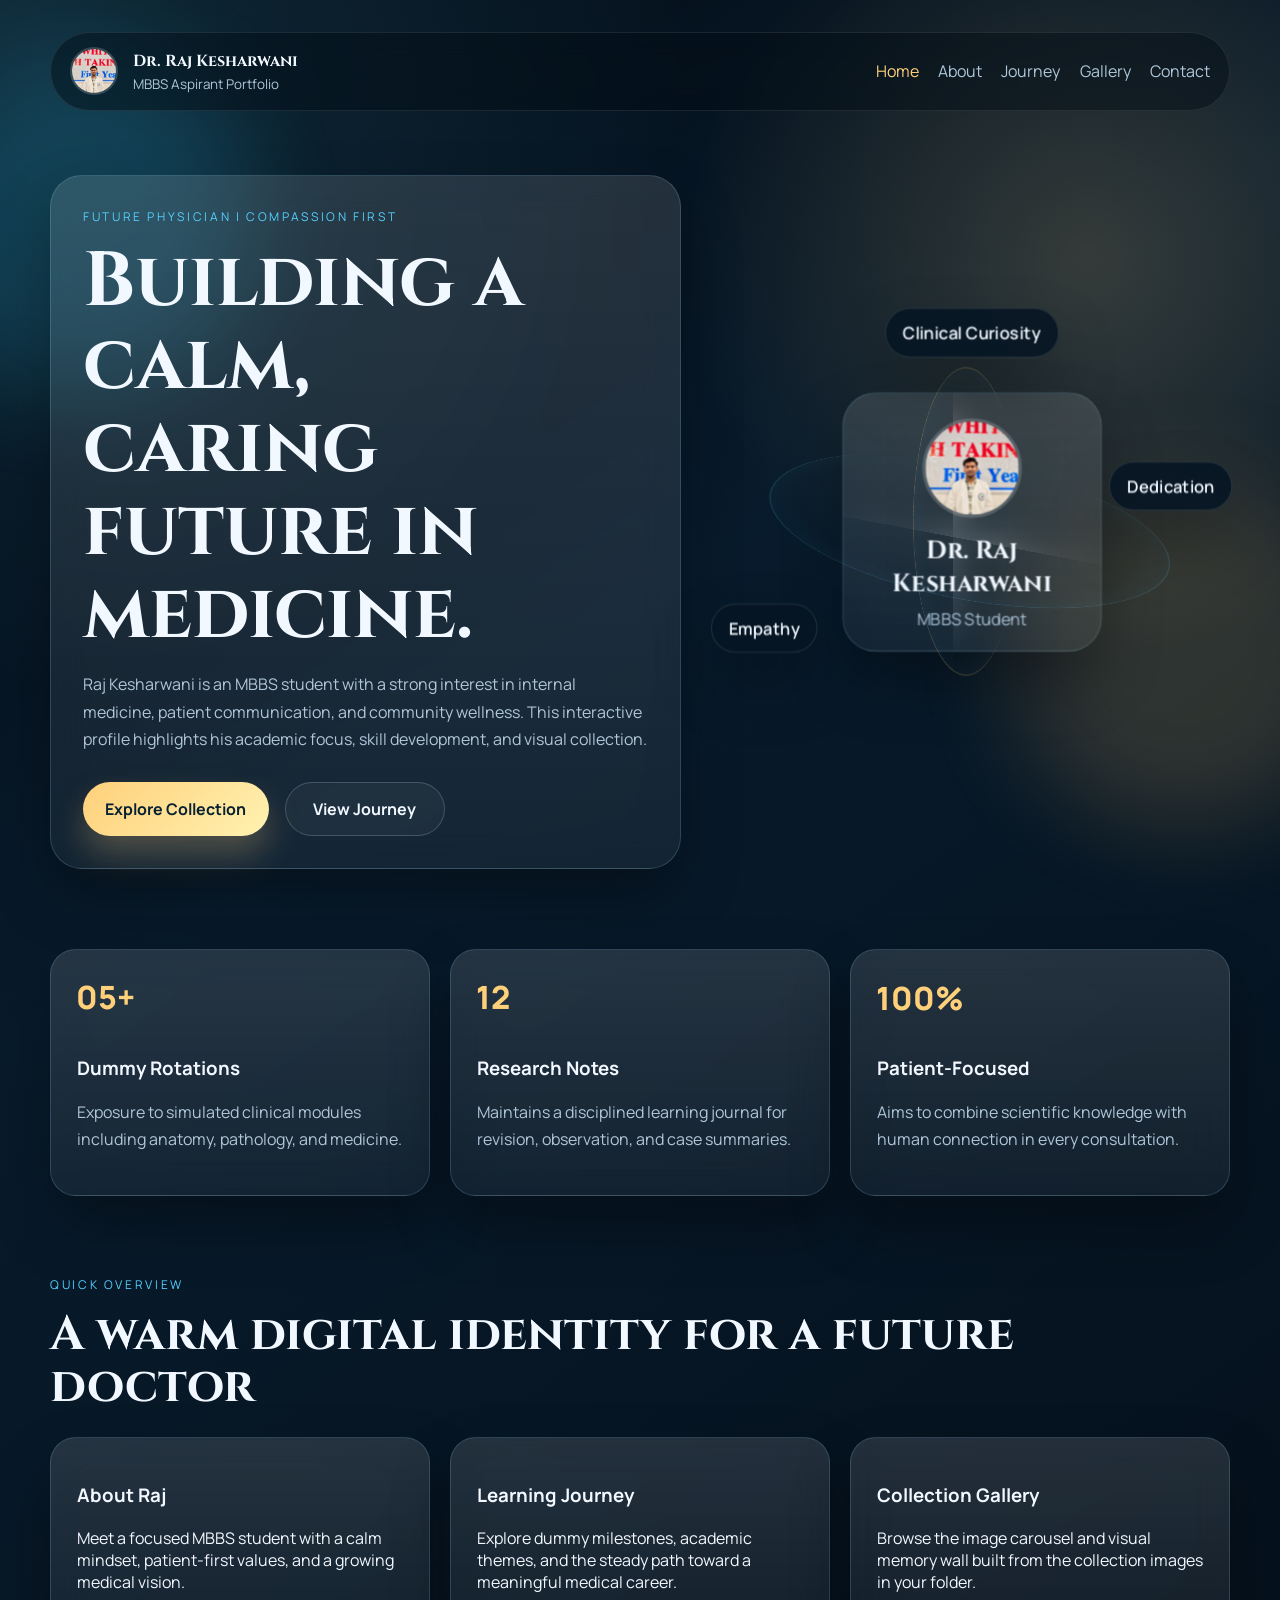
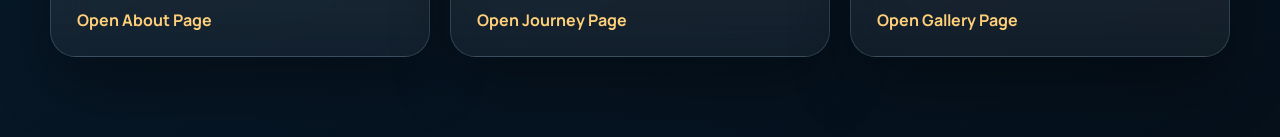
<file: index.html>
<!DOCTYPE html>
<html lang="en">
<head>
  <meta charset="UTF-8">
  <meta name="viewport" content="width=device-width, initial-scale=1.0">
  <title>Dr. Raj Kesharwani | Home</title>
  <link rel="preconnect" href="https://fonts.googleapis.com">
  <link rel="preconnect" href="https://fonts.gstatic.com" crossorigin>
  <link href="https://fonts.googleapis.com/css2?family=Cinzel:wght@500;700&family=Manrope:wght@400;500;600;700&display=swap" rel="stylesheet">
    <link rel="icon" type="image/jpeg" sizes="64x64" href="logo.jpeg">
  <link rel="stylesheet" href="style.css">
</head>
<body>
  <div class="site-shell">
    <header class="hero page-hero" id="home">
      <nav class="nav">
        <a class="brand" href="index.html" aria-label="Dr. Raj Kesharwani home">
          <img src="logo.jpeg" alt="Dr. Raj Kesharwani logo" class="brand__logo">
          <span class="brand__text">
            <strong>Dr. Raj Kesharwani</strong>
            <span>MBBS Aspirant Portfolio</span>
          </span>
        </a>
        <div class="nav__links">
          <a href="index.html" class="is-active">Home</a>
          <a href="about.html">About</a>
          <a href="journey.html">Journey</a>
          <a href="gallery.html">Gallery</a>
          <a href="contact.html">Contact</a>
        </div>
      </nav>

      <div class="hero__content">
        <section class="hero__copy glass-card">
          <p class="eyebrow">Future Physician | Compassion First</p>
          <h1>Building a calm, caring future in medicine.</h1>
          <p class="hero__text">
            Raj Kesharwani is an MBBS student with a strong interest in internal medicine,
            patient communication, and community wellness. This interactive profile highlights
            his academic focus, skill development, and visual collection.
          </p>
          <div class="hero__actions">
            <a class="button button--primary" href="gallery.html">Explore Collection</a>
            <a class="button button--ghost" href="journey.html">View Journey</a>
          </div>
        </section>

        <aside class="hero__visual">
          <div class="doctor-orbit">
            <div class="doctor-orbit__ring doctor-orbit__ring--one"></div>
            <div class="doctor-orbit__ring doctor-orbit__ring--two"></div>
            <div class="doctor-core glass-card">
              <img src="logo.jpeg" alt="Dr. Raj Kesharwani emblem" class="doctor-core__logo">
              <h2>Dr. Raj Kesharwani</h2>
              <p>MBBS Student</p>
            </div>
            <div class="floating-chip floating-chip--top">Clinical Curiosity</div>
            <div class="floating-chip floating-chip--left">Empathy</div>
            <div class="floating-chip floating-chip--right">Dedication</div>
          </div>
        </aside>
      </div>
    </header>

    <main>
      <section class="stats">
        <article class="stat glass-card tilt-card">
          <span class="stat__number">05+</span>
          <h3>Dummy Rotations</h3>
          <p>Exposure to simulated clinical modules including anatomy, pathology, and medicine.</p>
        </article>
        <article class="stat glass-card tilt-card">
          <span class="stat__number">12</span>
          <h3>Research Notes</h3>
          <p>Maintains a disciplined learning journal for revision, observation, and case summaries.</p>
        </article>
        <article class="stat glass-card tilt-card">
          <span class="stat__number">100%</span>
          <h3>Patient-Focused</h3>
          <p>Aims to combine scientific knowledge with human connection in every consultation.</p>
        </article>
      </section>

      <section class="section feature-panel">
        <div class="section-heading">
          <p class="eyebrow">Quick Overview</p>
          <h2>A warm digital identity for a future doctor</h2>
        </div>
        <div class="info-grid">
          <article class="info-card glass-card tilt-card">
            <h3>About Raj</h3>
            <p>Meet a focused MBBS student with a calm mindset, patient-first values, and a growing medical vision.</p>
            <a href="about.html" class="text-link">Open About Page</a>
          </article>
          <article class="info-card glass-card tilt-card">
            <h3>Learning Journey</h3>
            <p>Explore dummy milestones, academic themes, and the steady path toward a meaningful medical career.</p>
            <a href="journey.html" class="text-link">Open Journey Page</a>
          </article>
          <article class="info-card glass-card tilt-card">
            <h3>Collection Gallery</h3>
            <p>Browse the image carousel and visual memory wall built from the collection images in your folder.</p>
            <a href="gallery.html" class="text-link">Open Gallery Page</a>
          </article>
        </div>
      </section>
    </main>
  </div>

  <script src="script.js"></script>
</body>
</html>
</file>
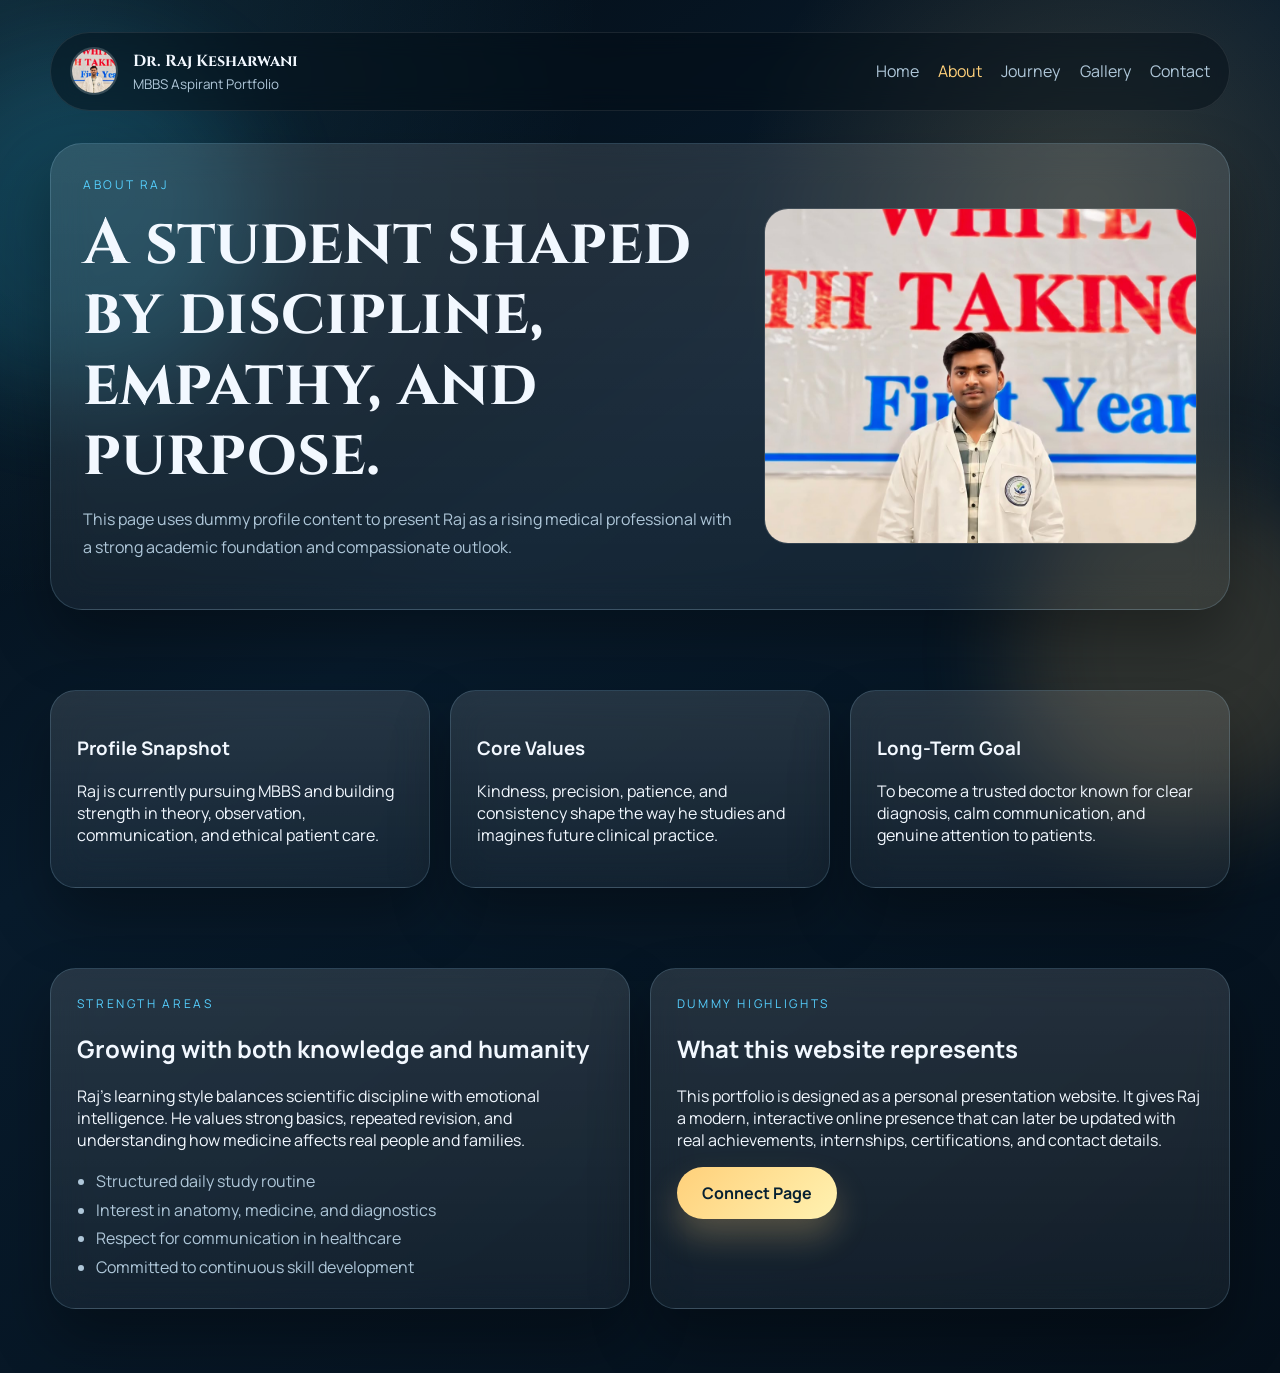
<file: about.html>
<!DOCTYPE html>
<html lang="en">
<head>
  <meta charset="UTF-8">
  <meta name="viewport" content="width=device-width, initial-scale=1.0">
  <title>Dr. Raj Kesharwani | About</title>
  <link rel="preconnect" href="https://fonts.googleapis.com">
  <link rel="preconnect" href="https://fonts.gstatic.com" crossorigin>
  <link href="https://fonts.googleapis.com/css2?family=Cinzel:wght@500;700&family=Manrope:wght@400;500;600;700&display=swap" rel="stylesheet">
  <link rel="stylesheet" href="style.css">
</head>
<body>
  <div class="site-shell">
    <header class="subhero">
      <nav class="nav">
        <a class="brand" href="index.html" aria-label="Dr. Raj Kesharwani home">
          <img src="logo.jpeg" alt="Dr. Raj Kesharwani logo" class="brand__logo">
          <span class="brand__text">
            <strong>Dr. Raj Kesharwani</strong>
            <span>MBBS Aspirant Portfolio</span>
          </span>
        </a>
        <div class="nav__links">
          <a href="index.html">Home</a>
          <a href="about.html" class="is-active">About</a>
          <a href="journey.html">Journey</a>
          <a href="gallery.html">Gallery</a>
          <a href="contact.html">Contact</a>
        </div>
      </nav>

      <section class="subhero__content glass-card">
        <div>
          <p class="eyebrow">About Raj</p>
          <h1 class="page-title">A student shaped by discipline, empathy, and purpose.</h1>
          <p class="hero__text">This page uses dummy profile content to present Raj as a rising medical professional with a strong academic foundation and compassionate outlook.</p>
        </div>
        <img src="logo.jpeg" alt="Dr. Raj Kesharwani logo portrait" class="subhero__image">
      </section>
    </header>

    <main>
      <section class="section info-grid">
        <article class="info-card glass-card tilt-card">
          <h3>Profile Snapshot</h3>
          <p>Raj is currently pursuing MBBS and building strength in theory, observation, communication, and ethical patient care.</p>
        </article>
        <article class="info-card glass-card tilt-card">
          <h3>Core Values</h3>
          <p>Kindness, precision, patience, and consistency shape the way he studies and imagines future clinical practice.</p>
        </article>
        <article class="info-card glass-card tilt-card">
          <h3>Long-Term Goal</h3>
          <p>To become a trusted doctor known for clear diagnosis, calm communication, and genuine attention to patients.</p>
        </article>
      </section>

      <section class="section split-layout">
        <article class="glass-card content-block tilt-card">
          <p class="eyebrow">Strength Areas</p>
          <h2>Growing with both knowledge and humanity</h2>
          <p>Raj's learning style balances scientific discipline with emotional intelligence. He values strong basics, repeated revision, and understanding how medicine affects real people and families.</p>
          <ul class="feature-list">
            <li>Structured daily study routine</li>
            <li>Interest in anatomy, medicine, and diagnostics</li>
            <li>Respect for communication in healthcare</li>
            <li>Committed to continuous skill development</li>
          </ul>
        </article>
        <article class="glass-card content-block tilt-card">
          <p class="eyebrow">Dummy Highlights</p>
          <h2>What this website represents</h2>
          <p>This portfolio is designed as a personal presentation website. It gives Raj a modern, interactive online presence that can later be updated with real achievements, internships, certifications, and contact details.</p>
          <a href="contact.html" class="button button--primary">Connect Page</a>
        </article>
      </section>
    </main>
  </div>

  <script src="script.js"></script>
</body>
</html>
</file>
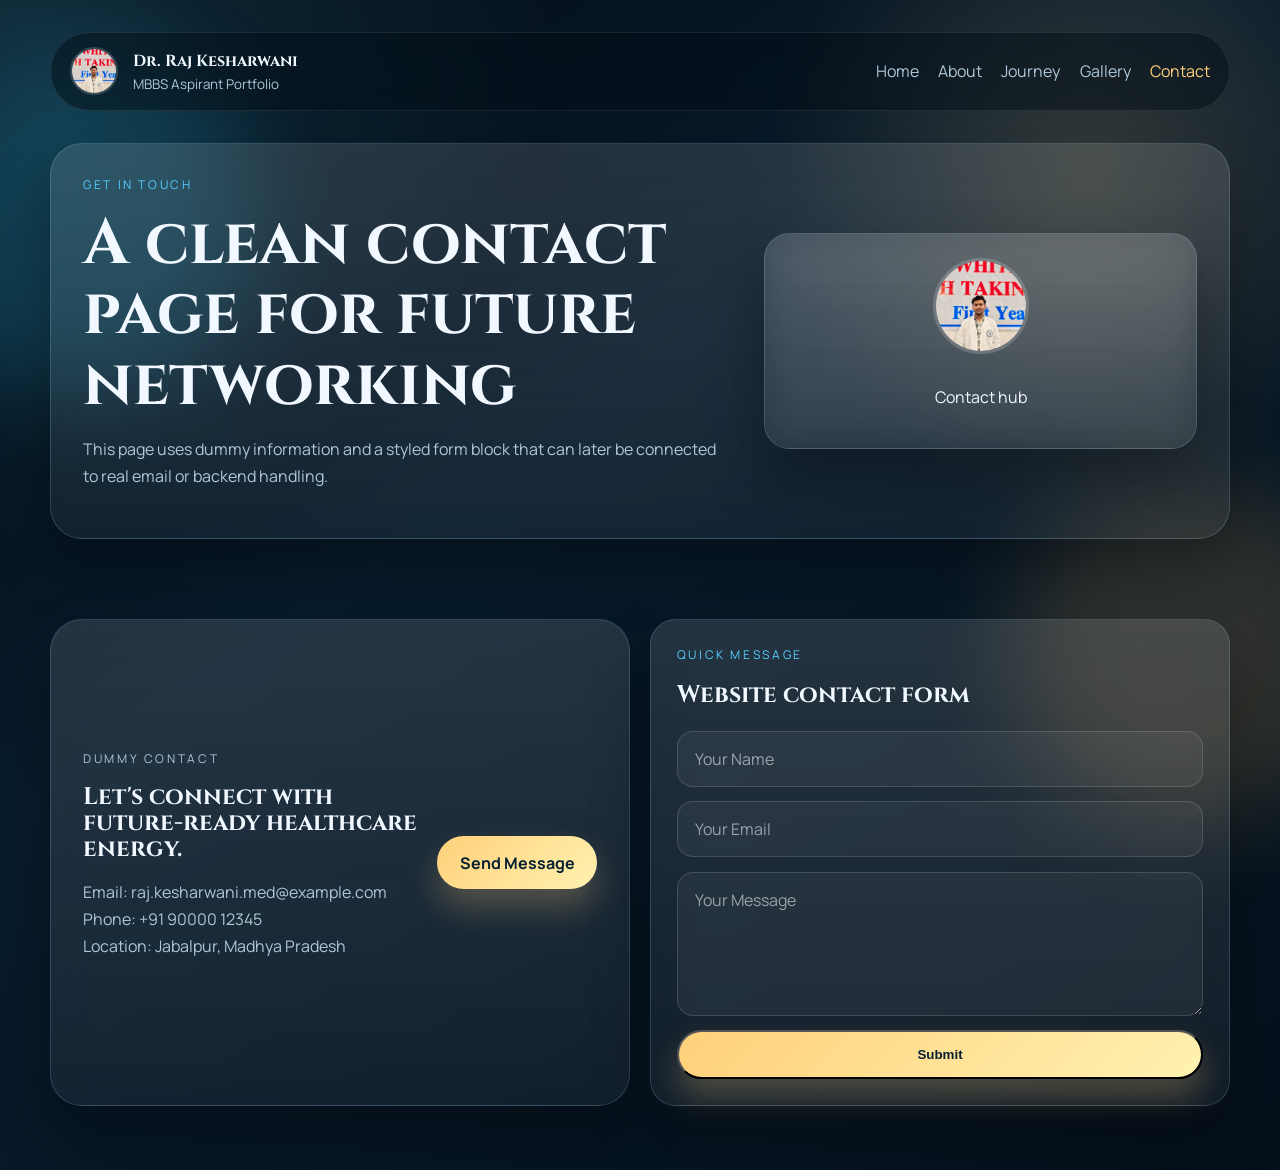
<file: contact.html>
<!DOCTYPE html>
<html lang="en">
<head>
  <meta charset="UTF-8">
  <meta name="viewport" content="width=device-width, initial-scale=1.0">
  <title>Dr. Raj Kesharwani | Contact</title>
  <link rel="preconnect" href="https://fonts.googleapis.com">
  <link rel="preconnect" href="https://fonts.gstatic.com" crossorigin>
  <link href="https://fonts.googleapis.com/css2?family=Cinzel:wght@500;700&family=Manrope:wght@400;500;600;700&display=swap" rel="stylesheet">
  <link rel="stylesheet" href="style.css">
</head>
<body>
  <div class="site-shell">
    <header class="subhero">
      <nav class="nav">
        <a class="brand" href="index.html" aria-label="Dr. Raj Kesharwani home">
          <img src="logo.jpeg" alt="Dr. Raj Kesharwani logo" class="brand__logo">
          <span class="brand__text">
            <strong>Dr. Raj Kesharwani</strong>
            <span>MBBS Aspirant Portfolio</span>
          </span>
        </a>
        <div class="nav__links">
          <a href="index.html">Home</a>
          <a href="about.html">About</a>
          <a href="journey.html">Journey</a>
          <a href="gallery.html">Gallery</a>
          <a href="contact.html" class="is-active">Contact</a>
        </div>
      </nav>

      <section class="subhero__content glass-card">
        <div>
          <p class="eyebrow">Get In Touch</p>
          <h1 class="page-title">A clean contact page for future networking</h1>
          <p class="hero__text">This page uses dummy information and a styled form block that can later be connected to real email or backend handling.</p>
        </div>
        <div class="mini-orbit glass-card">
          <img src="logo.jpeg" alt="Dr. Raj Kesharwani contact icon" class="doctor-core__logo">
          <p>Contact hub</p>
        </div>
      </section>
    </header>

    <main>
      <section class="section split-layout">
        <article class="contact-card glass-card tilt-card contact-panel">
          <div>
            <p class="eyebrow">Dummy Contact</p>
            <h2>Let's connect with future-ready healthcare energy.</h2>
            <p>
              Email: raj.kesharwani.med@example.com<br>
              Phone: +91 90000 12345<br>
              Location: Jabalpur, Madhya Pradesh
            </p>
          </div>
          <a class="button button--primary" href="mailto:raj.kesharwani.med@example.com">Send Message</a>
        </article>

        <article class="glass-card form-card tilt-card">
          <p class="eyebrow">Quick Message</p>
          <h2>Website contact form</h2>
          <form class="dummy-form">
            <input type="text" placeholder="Your Name">
            <input type="email" placeholder="Your Email">
            <textarea rows="5" placeholder="Your Message"></textarea>
            <button type="button" class="button button--primary">Submit</button>
          </form>
        </article>
      </section>
    </main>
  </div>

  <script src="script.js"></script>
</body>
</html>
</file>
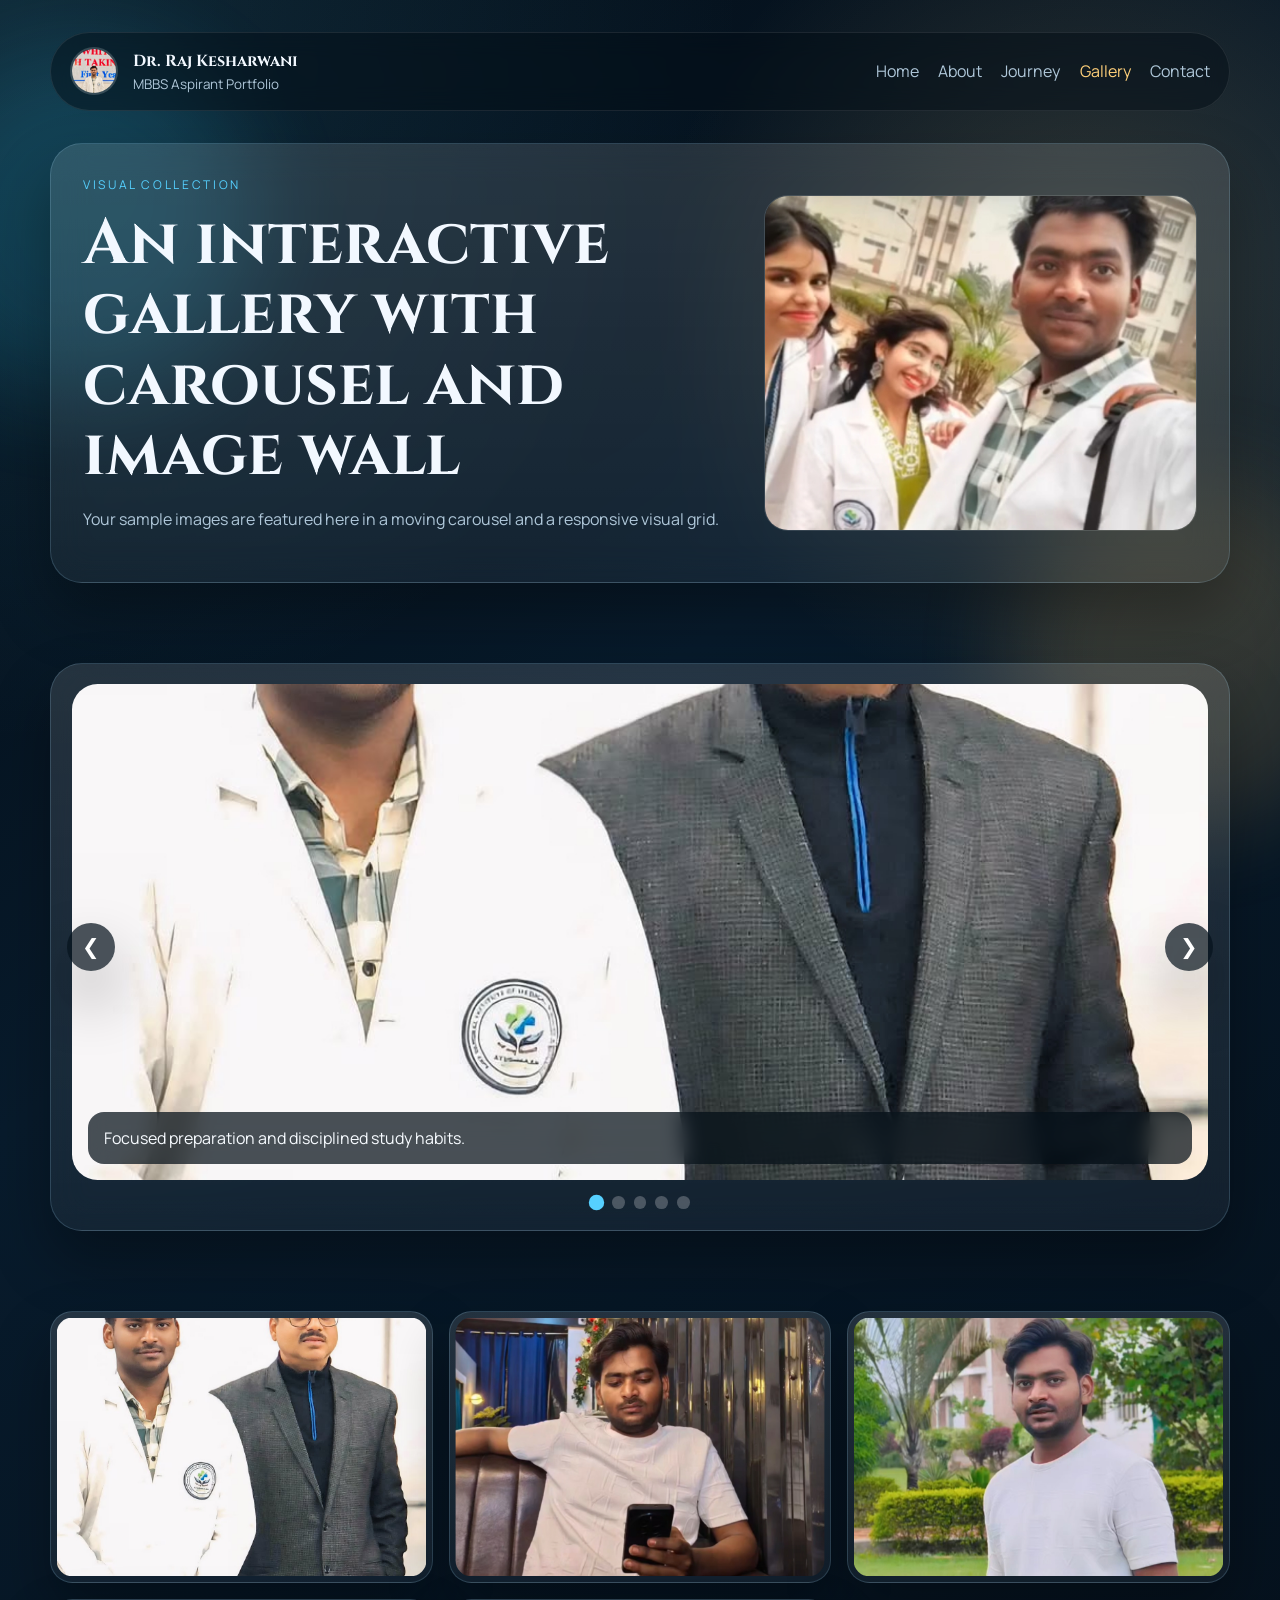
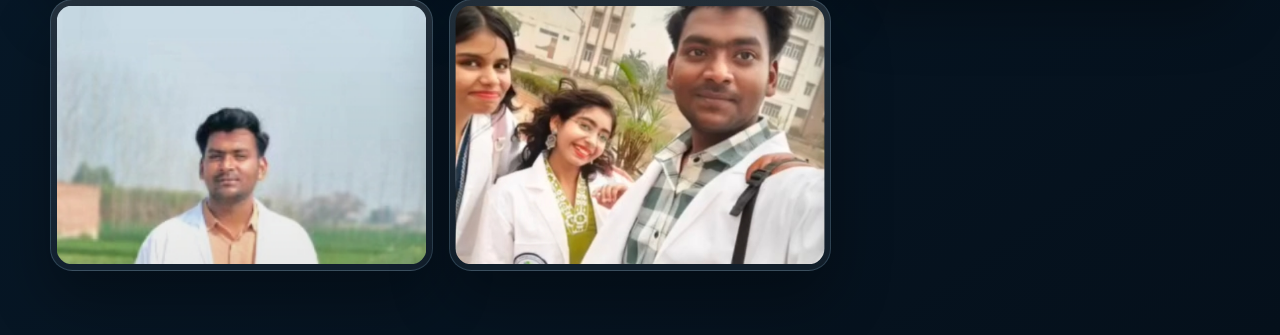
<file: gallery.html>
<!DOCTYPE html>
<html lang="en">
<head>
  <meta charset="UTF-8">
  <meta name="viewport" content="width=device-width, initial-scale=1.0">
  <title>Dr. Raj Kesharwani | Gallery</title>
  <link rel="preconnect" href="https://fonts.googleapis.com">
  <link rel="preconnect" href="https://fonts.gstatic.com" crossorigin>
  <link href="https://fonts.googleapis.com/css2?family=Cinzel:wght@500;700&family=Manrope:wght@400;500;600;700&display=swap" rel="stylesheet">
  <link rel="stylesheet" href="style.css">
</head>
<body>
  <div class="site-shell">
    <header class="subhero">
      <nav class="nav">
        <a class="brand" href="index.html" aria-label="Dr. Raj Kesharwani home">
          <img src="logo.jpeg" alt="Dr. Raj Kesharwani logo" class="brand__logo">
          <span class="brand__text">
            <strong>Dr. Raj Kesharwani</strong>
            <span>MBBS Aspirant Portfolio</span>
          </span>
        </a>
        <div class="nav__links">
          <a href="index.html">Home</a>
          <a href="about.html">About</a>
          <a href="journey.html">Journey</a>
          <a href="gallery.html" class="is-active">Gallery</a>
          <a href="contact.html">Contact</a>
        </div>
      </nav>

      <section class="subhero__content glass-card">
        <div>
          <p class="eyebrow">Visual Collection</p>
          <h1 class="page-title">An interactive gallery with carousel and image wall</h1>
          <p class="hero__text">Your sample images are featured here in a moving carousel and a responsive visual grid.</p>
        </div>
        <img src="Screenshot_2026-04-21-07-34-50-35_1c337646f29875672b5a61192b9010f9.jpg" alt="Gallery preview" class="subhero__image">
      </section>
    </header>

    <main>
      <section class="gallery section">
        <div class="carousel glass-card">
          <button class="carousel__control carousel__control--prev" aria-label="Previous image">&#10094;</button>
          <div class="carousel__viewport">
            <div class="carousel__track">
              <figure class="carousel__slide active">
                <img src="Screenshot_2026-04-21-07-32-39-91_1c337646f29875672b5a61192b9010f9.jpg" alt="Collection sample 1">
                <figcaption>Focused preparation and disciplined study habits.</figcaption>
              </figure>
              <figure class="carousel__slide">
                <img src="Screenshot_2026-04-21-07-33-00-12_1c337646f29875672b5a61192b9010f9.jpg" alt="Collection sample 2">
                <figcaption>Every image reflects a step in a larger medical journey.</figcaption>
              </figure>
              <figure class="carousel__slide">
                <img src="Screenshot_2026-04-21-07-33-20-25_1c337646f29875672b5a61192b9010f9.jpg" alt="Collection sample 3">
                <figcaption>Staying inspired through routine, learning, and observation.</figcaption>
              </figure>
              <figure class="carousel__slide">
                <img src="Screenshot_2026-04-21-07-33-54-31_1c337646f29875672b5a61192b9010f9.jpg" alt="Collection sample 4">
                <figcaption>Care starts with curiosity, listening, and presence.</figcaption>
              </figure>
              <figure class="carousel__slide">
                <img src="Screenshot_2026-04-21-07-34-50-35_1c337646f29875672b5a61192b9010f9.jpg" alt="Collection sample 5">
                <figcaption>Visual memories from a growing path toward medicine.</figcaption>
              </figure>
            </div>
          </div>
          <button class="carousel__control carousel__control--next" aria-label="Next image">&#10095;</button>
          <div class="carousel__indicators" aria-label="Carousel indicators"></div>
        </div>
      </section>

      <section class="section image-grid">
        <img class="glass-card tilt-card" src="Screenshot_2026-04-21-07-32-39-91_1c337646f29875672b5a61192b9010f9.jpg" alt="Gallery tile 1">
        <img class="glass-card tilt-card" src="Screenshot_2026-04-21-07-33-00-12_1c337646f29875672b5a61192b9010f9.jpg" alt="Gallery tile 2">
        <img class="glass-card tilt-card" src="Screenshot_2026-04-21-07-33-20-25_1c337646f29875672b5a61192b9010f9.jpg" alt="Gallery tile 3">
        <img class="glass-card tilt-card" src="Screenshot_2026-04-21-07-33-54-31_1c337646f29875672b5a61192b9010f9.jpg" alt="Gallery tile 4">
        <img class="glass-card tilt-card" src="Screenshot_2026-04-21-07-34-50-35_1c337646f29875672b5a61192b9010f9.jpg" alt="Gallery tile 5">
      </section>
    </main>
  </div>

  <script src="script.js"></script>
</body>
</html>
</file>
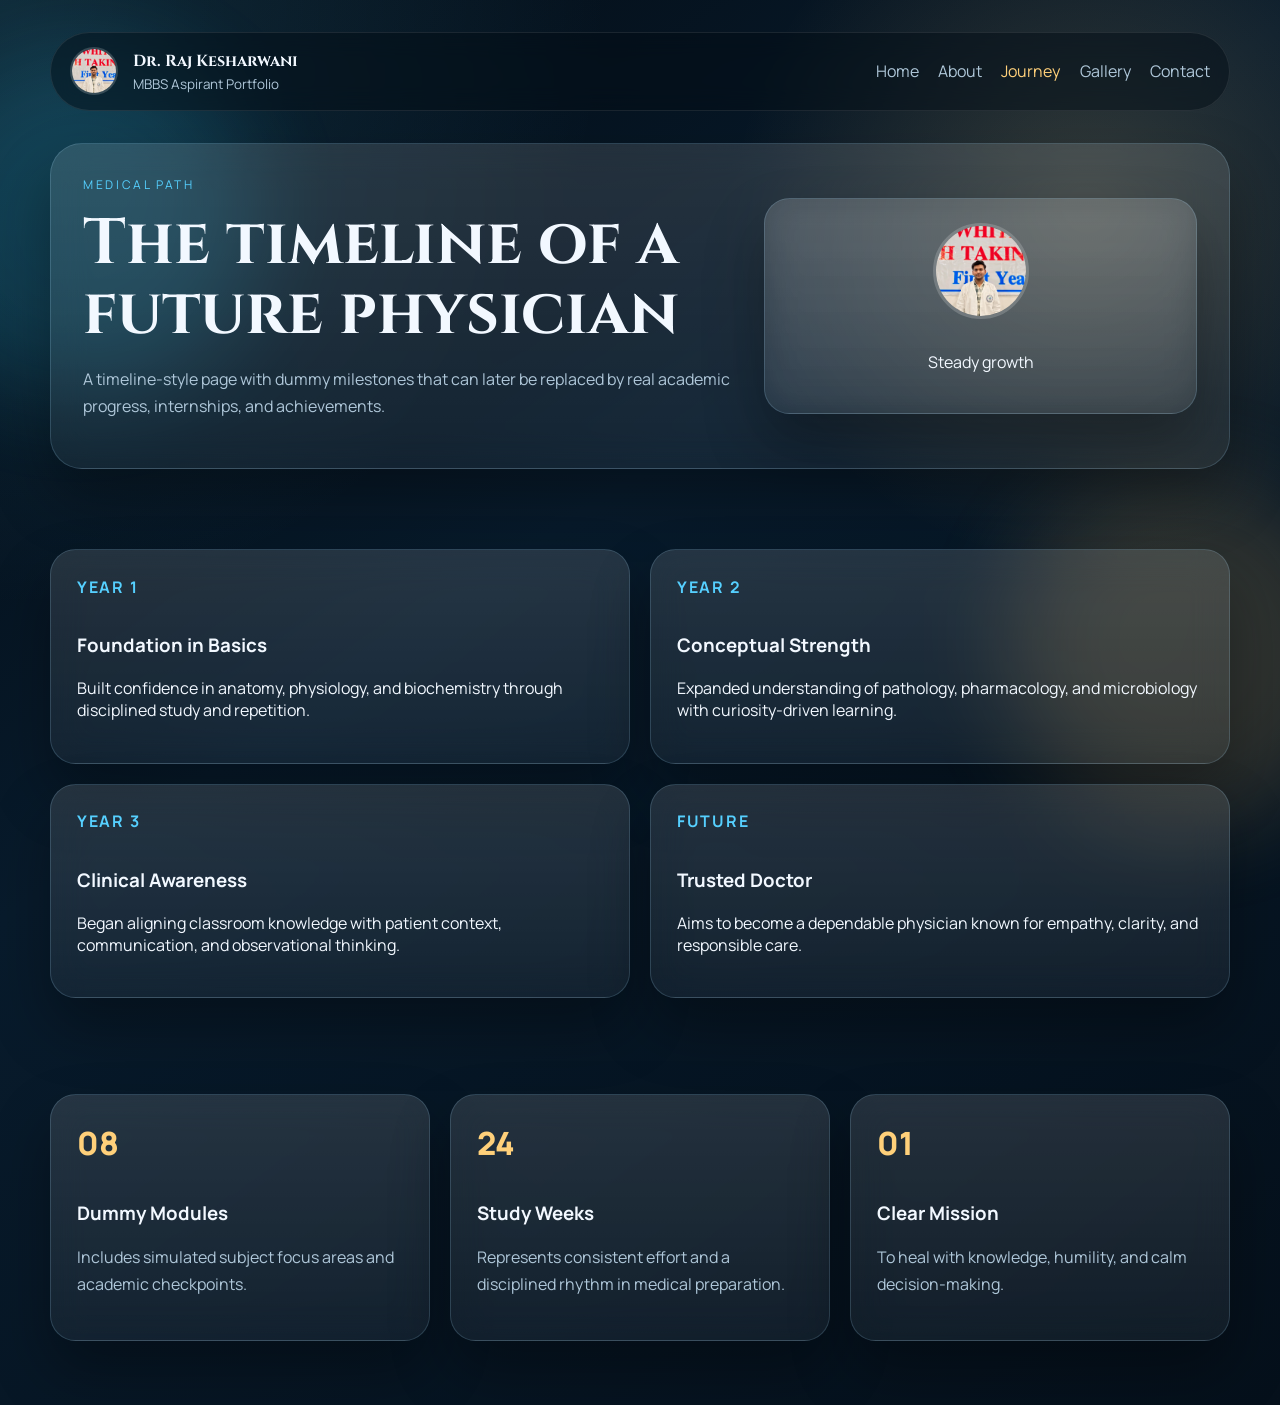
<file: journey.html>
<!DOCTYPE html>
<html lang="en">
<head>
  <meta charset="UTF-8">
  <meta name="viewport" content="width=device-width, initial-scale=1.0">
  <title>Dr. Raj Kesharwani | Journey</title>
  <link rel="preconnect" href="https://fonts.googleapis.com">
  <link rel="preconnect" href="https://fonts.gstatic.com" crossorigin>
  <link href="https://fonts.googleapis.com/css2?family=Cinzel:wght@500;700&family=Manrope:wght@400;500;600;700&display=swap" rel="stylesheet">
  <link rel="stylesheet" href="style.css">
</head>
<body>
  <div class="site-shell">
    <header class="subhero">
      <nav class="nav">
        <a class="brand" href="index.html" aria-label="Dr. Raj Kesharwani home">
          <img src="logo.jpeg" alt="Dr. Raj Kesharwani logo" class="brand__logo">
          <span class="brand__text">
            <strong>Dr. Raj Kesharwani</strong>
            <span>MBBS Aspirant Portfolio</span>
          </span>
        </a>
        <div class="nav__links">
          <a href="index.html">Home</a>
          <a href="about.html">About</a>
          <a href="journey.html" class="is-active">Journey</a>
          <a href="gallery.html">Gallery</a>
          <a href="contact.html">Contact</a>
        </div>
      </nav>

      <section class="subhero__content glass-card">
        <div>
          <p class="eyebrow">Medical Path</p>
          <h1 class="page-title">The timeline of a future physician</h1>
          <p class="hero__text">A timeline-style page with dummy milestones that can later be replaced by real academic progress, internships, and achievements.</p>
        </div>
        <div class="mini-orbit glass-card">
          <img src="logo.jpeg" alt="Dr. Raj Kesharwani logo icon" class="doctor-core__logo">
          <p>Steady growth</p>
        </div>
      </section>
    </header>

    <main>
      <section class="section timeline">
        <article class="timeline__item glass-card tilt-card">
          <span class="timeline__year">Year 1</span>
          <h3>Foundation in Basics</h3>
          <p>Built confidence in anatomy, physiology, and biochemistry through disciplined study and repetition.</p>
        </article>
        <article class="timeline__item glass-card tilt-card">
          <span class="timeline__year">Year 2</span>
          <h3>Conceptual Strength</h3>
          <p>Expanded understanding of pathology, pharmacology, and microbiology with curiosity-driven learning.</p>
        </article>
        <article class="timeline__item glass-card tilt-card">
          <span class="timeline__year">Year 3</span>
          <h3>Clinical Awareness</h3>
          <p>Began aligning classroom knowledge with patient context, communication, and observational thinking.</p>
        </article>
        <article class="timeline__item glass-card tilt-card">
          <span class="timeline__year">Future</span>
          <h3>Trusted Doctor</h3>
          <p>Aims to become a dependable physician known for empathy, clarity, and responsible care.</p>
        </article>
      </section>

      <section class="section stats">
        <article class="stat glass-card tilt-card">
          <span class="stat__number">08</span>
          <h3>Dummy Modules</h3>
          <p>Includes simulated subject focus areas and academic checkpoints.</p>
        </article>
        <article class="stat glass-card tilt-card">
          <span class="stat__number">24</span>
          <h3>Study Weeks</h3>
          <p>Represents consistent effort and a disciplined rhythm in medical preparation.</p>
        </article>
        <article class="stat glass-card tilt-card">
          <span class="stat__number">01</span>
          <h3>Clear Mission</h3>
          <p>To heal with knowledge, humility, and calm decision-making.</p>
        </article>
      </section>
    </main>
  </div>

  <script src="script.js"></script>
</body>
</html>
</file>
<file: style.css>
:root {
  --bg: #06131f;
  --bg-soft: #0b2134;
  --surface: rgba(12, 28, 43, 0.62);
  --surface-strong: rgba(11, 30, 47, 0.82);
  --line: rgba(164, 222, 255, 0.18);
  --text: #f2f8ff;
  --muted: #afc7d9;
  --accent: #56d0ff;
  --accent-strong: #0fb5f5;
  --gold: #ffd07a;
  --shadow: 0 30px 60px rgba(0, 0, 0, 0.32);
}

* {
  box-sizing: border-box;
}

html {
  scroll-behavior: smooth;
}

body {
  margin: 0;
  min-height: 100vh;
  font-family: "Manrope", sans-serif;
  color: var(--text);
  background:
    radial-gradient(circle at top left, rgba(86, 208, 255, 0.16), transparent 32%),
    radial-gradient(circle at 85% 15%, rgba(255, 208, 122, 0.18), transparent 22%),
    linear-gradient(145deg, #030b13, #081b2c 40%, #05101b 100%);
  overflow-x: hidden;
}

body::before,
body::after {
  content: "";
  position: fixed;
  inset: auto;
  width: 22rem;
  height: 22rem;
  border-radius: 50%;
  filter: blur(50px);
  opacity: 0.16;
  pointer-events: none;
  z-index: 0;
}

body::before {
  top: 5%;
  left: -6rem;
  background: #2fd2ff;
}

body::after {
  right: -5rem;
  bottom: 8%;
  background: #ffc76a;
}

img {
  max-width: 100%;
  display: block;
}

a {
  color: inherit;
  text-decoration: none;
}

.site-shell {
  position: relative;
  z-index: 1;
  width: min(1180px, calc(100% - 2rem));
  margin: 0 auto;
  padding-bottom: 4rem;
}

.glass-card {
  background: linear-gradient(180deg, rgba(255, 255, 255, 0.12), rgba(255, 255, 255, 0.05));
  border: 1px solid var(--line);
  box-shadow: var(--shadow);
  backdrop-filter: blur(18px);
  -webkit-backdrop-filter: blur(18px);
}

.hero {
  padding: 1.25rem 0 2rem;
}

.nav {
  display: flex;
  align-items: center;
  justify-content: space-between;
  gap: 1rem;
  padding: 0.9rem 1.2rem;
  margin-top: 0.75rem;
  border: 1px solid rgba(255, 255, 255, 0.09);
  border-radius: 999px;
  background: rgba(4, 13, 22, 0.48);
  backdrop-filter: blur(12px);
}

.brand {
  display: flex;
  align-items: center;
  gap: 0.9rem;
}

.brand__logo {
  width: 3rem;
  height: 3rem;
  object-fit: cover;
  border-radius: 50%;
  border: 2px solid rgba(255, 255, 255, 0.18);
}

.brand__text {
  display: flex;
  flex-direction: column;
  gap: 0.15rem;
  font-size: 0.84rem;
  color: var(--muted);
}

.brand__text strong {
  font-family: "Cinzel", serif;
  font-size: 1rem;
  color: var(--text);
}

.nav__links {
  display: flex;
  flex-wrap: wrap;
  gap: 1.2rem;
}

.nav__links a {
  color: var(--muted);
  transition: color 0.25s ease, transform 0.25s ease;
}

.nav__links a:hover {
  color: var(--text);
  transform: translateY(-2px);
}

.nav__links a.is-active {
  color: var(--gold);
}

.hero__content {
  display: grid;
  grid-template-columns: 1.1fr 0.9fr;
  gap: 2rem;
  align-items: center;
  padding: 4rem 0 2rem;
}

.hero__copy {
  padding: 2rem;
  border-radius: 2rem;
  transform-style: preserve-3d;
}

.page-hero {
  min-height: 100vh;
}

.subhero {
  padding: 1.25rem 0 0;
}

.subhero__content {
  display: grid;
  grid-template-columns: 1.2fr 0.8fr;
  gap: 2rem;
  align-items: center;
  margin-top: 2rem;
  padding: 2rem;
  border-radius: 2rem;
}

.subhero__image {
  width: 100%;
  max-height: 21rem;
  object-fit: cover;
  border-radius: 1.5rem;
  border: 1px solid rgba(255, 255, 255, 0.12);
}

.page-title {
  margin: 0;
  font-family: "Cinzel", serif;
  font-size: clamp(2.2rem, 5vw, 4rem);
  line-height: 1.1;
}

.eyebrow {
  letter-spacing: 0.22em;
  text-transform: uppercase;
  color: var(--accent);
  font-size: 0.75rem;
  margin: 0 0 1rem;
}

.hero h1,
.section-heading h2,
.contact-card h2 {
  margin: 0;
  font-family: "Cinzel", serif;
  line-height: 1.08;
}

.hero h1 {
  font-size: clamp(2.6rem, 6vw, 4.9rem);
  max-width: 10ch;
}

.hero__text,
.journey-card p,
.stat p,
.contact-card p {
  color: var(--muted);
  line-height: 1.7;
}

.hero__actions {
  display: flex;
  flex-wrap: wrap;
  gap: 1rem;
  margin-top: 1.8rem;
}

.button {
  display: inline-flex;
  align-items: center;
  justify-content: center;
  min-width: 10rem;
  padding: 0.95rem 1.4rem;
  border-radius: 999px;
  font-weight: 700;
  transition: transform 0.25s ease, box-shadow 0.25s ease, background 0.25s ease;
}

.button:hover {
  transform: translateY(-3px);
}

.button--primary {
  color: #072132;
  background: linear-gradient(135deg, var(--gold), #fff2b1);
  box-shadow: 0 18px 32px rgba(255, 208, 122, 0.25);
}

.button--ghost {
  border: 1px solid rgba(255, 255, 255, 0.18);
  color: var(--text);
  background: rgba(255, 255, 255, 0.04);
}

.hero__visual {
  perspective: 1400px;
  display: grid;
  place-items: center;
}

.doctor-orbit {
  position: relative;
  width: min(100%, 30rem);
  aspect-ratio: 1 / 1;
  transform-style: preserve-3d;
  animation: floatScene 7s ease-in-out infinite;
}

.doctor-orbit__ring {
  position: absolute;
  inset: 8%;
  border-radius: 50%;
  border: 1px solid rgba(86, 208, 255, 0.22);
  box-shadow: inset 0 0 40px rgba(86, 208, 255, 0.06);
}

.doctor-orbit__ring--one {
  transform: rotateX(70deg) rotateY(10deg);
}

.doctor-orbit__ring--two {
  inset: 18%;
  border-color: rgba(255, 208, 122, 0.28);
  transform: rotateY(70deg) rotateZ(18deg);
}

.doctor-core {
  position: absolute;
  inset: 24%;
  display: grid;
  place-items: center;
  text-align: center;
  border-radius: 2rem;
  padding: 1.5rem;
  transform: translateZ(50px);
}

.doctor-core__logo {
  width: 6rem;
  height: 6rem;
  object-fit: cover;
  border-radius: 50%;
  border: 3px solid rgba(255, 255, 255, 0.18);
  margin-bottom: 1rem;
}

.doctor-core h2 {
  margin: 0;
  font-family: "Cinzel", serif;
}

.doctor-core p {
  margin: 0.35rem 0 0;
  color: var(--muted);
}

.floating-chip {
  position: absolute;
  padding: 0.7rem 1rem;
  border-radius: 999px;
  background: rgba(6, 22, 35, 0.9);
  border: 1px solid rgba(255, 255, 255, 0.12);
  box-shadow: var(--shadow);
  color: var(--text);
  font-weight: 600;
}

.floating-chip--top {
  top: 8%;
  left: 50%;
  transform: translateX(-50%) translateZ(80px);
}

.floating-chip--left {
  left: -2%;
  bottom: 24%;
  transform: translateZ(60px);
}

.floating-chip--right {
  right: -2%;
  top: 38%;
  transform: translateZ(60px);
}

.stats,
.journey-grid {
  display: grid;
  grid-template-columns: repeat(3, minmax(0, 1fr));
  gap: 1.25rem;
}

.stats {
  margin-top: 1rem;
}

.stat,
.journey-card {
  padding: 1.6rem;
  border-radius: 1.6rem;
}

.stat__number {
  display: inline-block;
  margin-bottom: 1rem;
  font-size: 2rem;
  font-weight: 800;
  color: var(--gold);
}

.section {
  padding-top: 5rem;
}

.section-heading {
  margin-bottom: 1.5rem;
}

.section-heading h2 {
  font-size: clamp(2rem, 4vw, 3rem);
}

.feature-panel {
  padding-bottom: 1rem;
}

.info-grid {
  display: grid;
  grid-template-columns: repeat(3, minmax(0, 1fr));
  gap: 1.25rem;
}

.info-card,
.content-block,
.timeline__item,
.form-card {
  padding: 1.6rem;
  border-radius: 1.6rem;
}

.text-link {
  color: var(--gold);
  font-weight: 700;
}

.split-layout {
  display: grid;
  grid-template-columns: repeat(2, minmax(0, 1fr));
  gap: 1.25rem;
}

.feature-list {
  margin: 1rem 0 0;
  padding-left: 1.2rem;
  color: var(--muted);
  line-height: 1.8;
}

.mini-orbit {
  display: grid;
  place-items: center;
  padding: 1.5rem;
  border-radius: 1.6rem;
  text-align: center;
}

.timeline {
  display: grid;
  grid-template-columns: repeat(2, minmax(0, 1fr));
  gap: 1.25rem;
}

.timeline__year {
  display: inline-block;
  margin-bottom: 1rem;
  color: var(--accent);
  font-weight: 700;
  letter-spacing: 0.12em;
  text-transform: uppercase;
}

.image-grid {
  display: grid;
  grid-template-columns: repeat(3, minmax(0, 1fr));
  gap: 1rem;
}

.image-grid img {
  width: 100%;
  height: 17rem;
  object-fit: cover;
  border-radius: 1.4rem;
  padding: 0.35rem;
}

.contact-panel {
  align-items: flex-start;
}

.form-card h2 {
  margin-top: 0;
  font-family: "Cinzel", serif;
}

.dummy-form {
  display: grid;
  gap: 0.9rem;
}

.dummy-form input,
.dummy-form textarea {
  width: 100%;
  padding: 1rem 1.1rem;
  border: 1px solid rgba(255, 255, 255, 0.14);
  border-radius: 1rem;
  color: var(--text);
  background: rgba(255, 255, 255, 0.05);
  font: inherit;
}

.dummy-form input::placeholder,
.dummy-form textarea::placeholder {
  color: rgba(242, 248, 255, 0.56);
}

.carousel {
  position: relative;
  padding: 1.3rem;
  border-radius: 2rem;
  overflow: hidden;
}

.carousel__viewport {
  overflow: hidden;
  border-radius: 1.6rem;
}

.carousel__track {
  display: flex;
  transition: transform 0.55s ease;
}

.carousel__slide {
  min-width: 100%;
  margin: 0;
  position: relative;
}

.carousel__slide img {
  width: 100%;
  height: clamp(18rem, 52vw, 31rem);
  object-fit: cover;
}

.carousel__slide figcaption {
  position: absolute;
  left: 1rem;
  right: 1rem;
  bottom: 1rem;
  padding: 0.95rem 1rem;
  border-radius: 1rem;
  background: rgba(4, 14, 23, 0.72);
  color: #f7fbff;
  backdrop-filter: blur(10px);
}

.carousel__control {
  position: absolute;
  top: 50%;
  transform: translateY(-50%);
  z-index: 2;
  width: 3rem;
  height: 3rem;
  border: 0;
  border-radius: 50%;
  cursor: pointer;
  color: white;
  font-size: 1.3rem;
  background: rgba(6, 18, 29, 0.72);
  box-shadow: var(--shadow);
}

.carousel__control--prev {
  left: 1rem;
}

.carousel__control--next {
  right: 1rem;
}

.carousel__indicators {
  display: flex;
  justify-content: center;
  gap: 0.55rem;
  padding-top: 1rem;
}

.carousel__dot {
  width: 0.8rem;
  height: 0.8rem;
  border-radius: 50%;
  border: 0;
  cursor: pointer;
  background: rgba(255, 255, 255, 0.24);
  transition: transform 0.25s ease, background 0.25s ease;
}

.carousel__dot.active {
  background: var(--accent);
  transform: scale(1.18);
}

.contact-card {
  display: flex;
  align-items: center;
  justify-content: space-between;
  gap: 1rem;
  padding: 2rem;
  border-radius: 2rem;
}

.tilt-card {
  transform-style: preserve-3d;
  transition: transform 0.18s ease, box-shadow 0.18s ease;
}

@keyframes floatScene {
  0%, 100% {
    transform: rotateX(8deg) rotateY(-12deg) translateY(0);
  }
  50% {
    transform: rotateX(-4deg) rotateY(10deg) translateY(-14px);
  }
}

@media (max-width: 900px) {
  .nav {
    border-radius: 1.5rem;
    padding: 1rem;
  }

  .hero__content,
  .subhero__content,
  .stats,
  .info-grid,
  .split-layout,
  .timeline,
  .image-grid,
  .journey-grid,
  .contact-card {
    grid-template-columns: 1fr;
    flex-direction: column;
  }

  .nav,
  .nav__links {
    flex-direction: column;
  }

  .hero__copy {
    padding: 1.5rem;
  }

  .subhero__content {
    padding: 1.5rem;
  }

  .floating-chip--left,
  .floating-chip--right {
    display: none;
  }
}

@media (max-width: 640px) {
  .site-shell {
    width: min(100% - 1rem, 1180px);
  }

  .hero {
    padding-top: 0.35rem;
  }

  .hero__content {
    padding-top: 2.5rem;
  }

  .hero h1 {
    max-width: none;
  }

  .carousel {
    padding: 0.85rem;
  }

  .carousel__slide figcaption {
    position: static;
    margin-top: -0.2rem;
    border-radius: 0 0 1rem 1rem;
  }

  .carousel__control {
    width: 2.5rem;
    height: 2.5rem;
  }

  .image-grid img {
    height: 14rem;
  }
}
</file>
